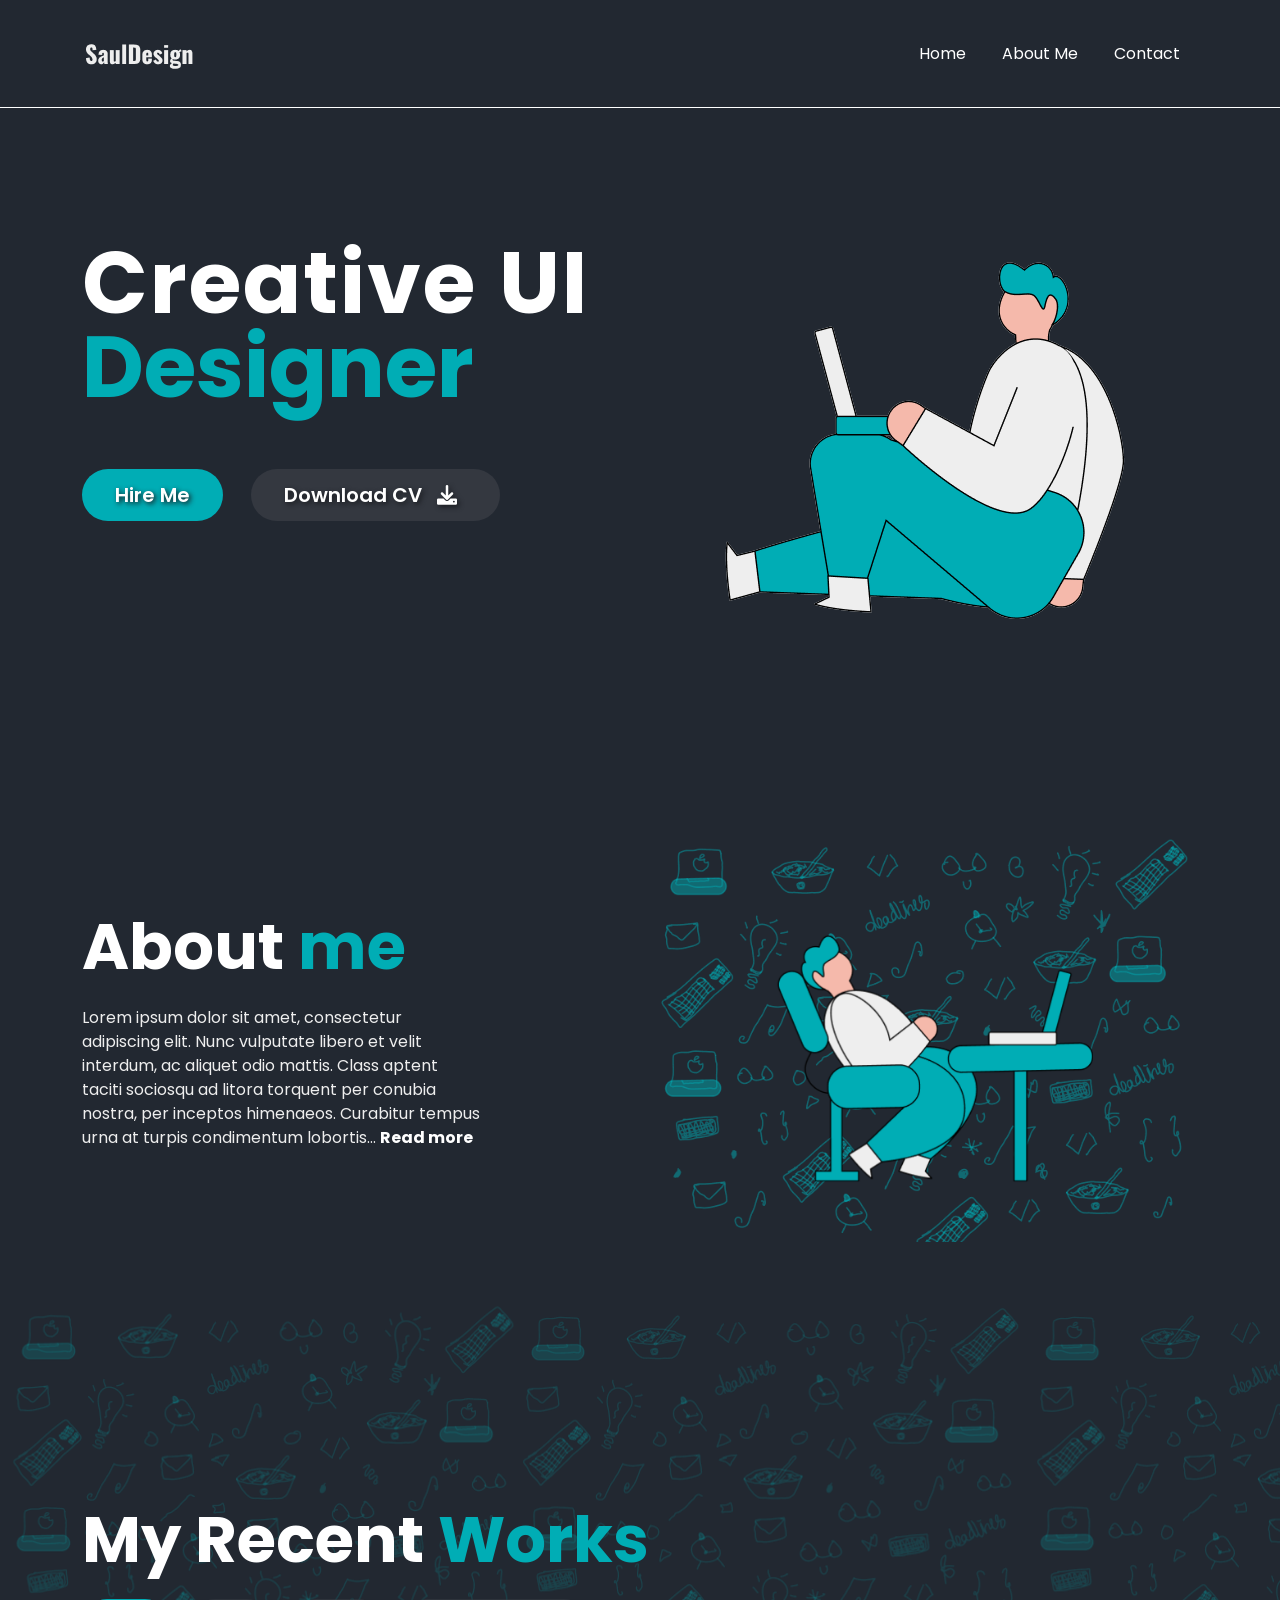
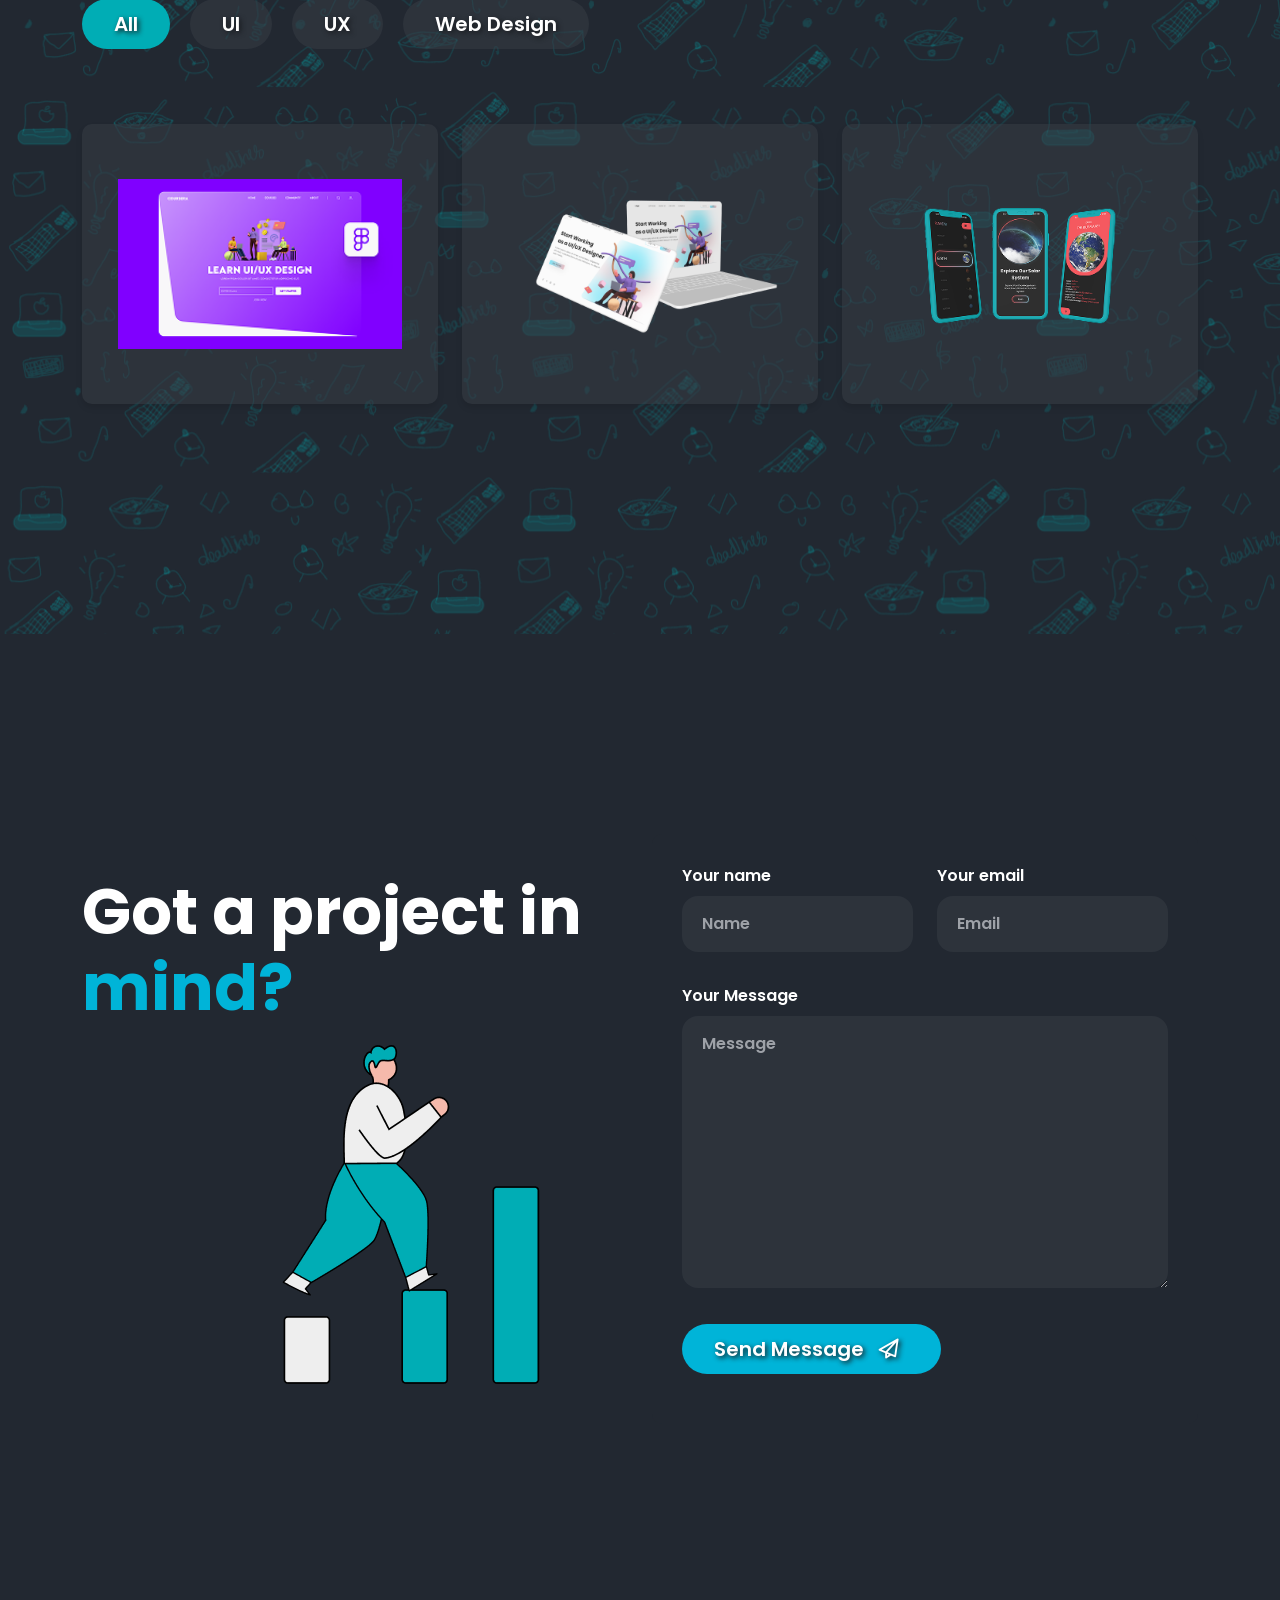
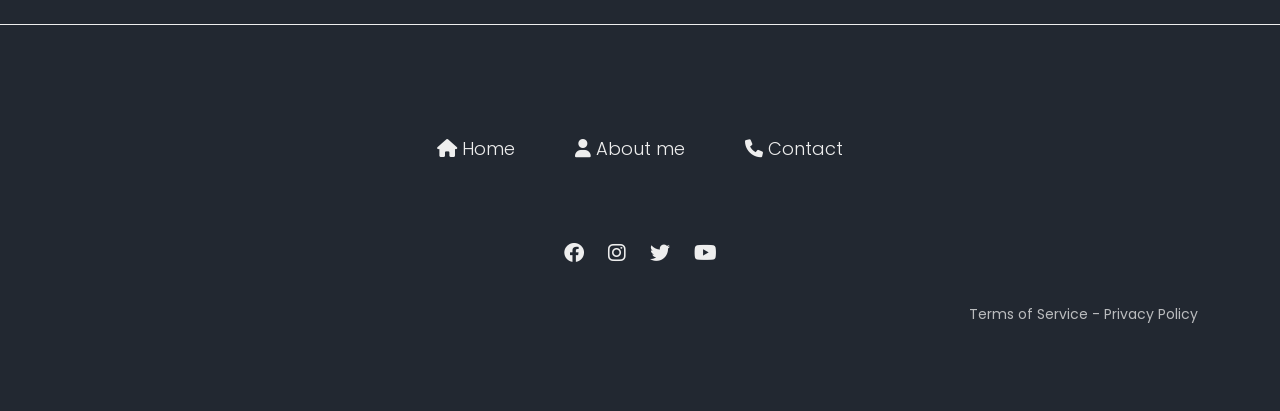
<file: index.html>
<!DOCTYPE html>
<html lang="en">
<head>
    <meta charset="UTF-8">
    <meta name="viewport" content="width=device-width, initial-scale=1">
    <title>Creative UI Designer Portfolio</title>
    <link href="https://cdn.jsdelivr.net/npm/bootstrap@5.3.0/dist/css/bootstrap.min.css" rel="stylesheet">
    <link rel="stylesheet" href="https://cdnjs.cloudflare.com/ajax/libs/font-awesome/6.0.0/css/all.min.css">
    <link rel="stylesheet" href="css/style.css">
    <link rel="stylesheet" href="css/media.css">
	
</head>
<body>

    <!-- Navigation Bar -->
    <!-- bottom nav -->
    <section class="nav">
        <div class="container">
            <nav class="navbar navbar-expand-lg navbar-dark">
                <a class="navbar-brand logo" href="index.html">
                    <img src="./assets/logo.png" class="img-fluid" alt="logo">
                </a>
                <button class="navbar-toggler" type="button" data-toggle="collapse" data-target="#navbarS"
                    aria-controls="navbarS" aria-expanded="false" aria-label="Toggle navigation">
                    <span class="navbar-toggler-icon"></span>
                </button>
        
                <div class="collapse navbar-collapse menu" id="navbarS">
                    <ul class="navbar-nav ml-auto">
                        <li class="nav-item">
                            <a class="nav-link" href="#">Home</a>
                        </li>
                        <li class="nav-item">
                            <a class="nav-link" href="#">About Me</a>
                        </li>
                        <li class="nav-item">
                            <a class="nav-link" href="#">Contact</a>
                        </li>
                    </ul>
                </div>
            </nav>
        </div>
    </section>

    <!-- Hero Section -->
    <section class="hero-section">
        <div class="container">
            <div class="row justify-content-center">
                <div class="col-md-6 col-12">
                    <div class="banner_content text-center">
                        <h2>Creative UI</h2>
                        <h3>Designer</h3>
                        <div class="btns">
                            <a href="#" class="btn btn1">Hire Me</a>
                            <a href="#" class="btn btn2">Download CV <i class="fa-solid fa-download"></i></a>
                        </div>
                    </div>
                </div>
                <div class="col-md-6 col-12">
                    <img src="./assets/banner_img.png" alt="banner">
                </div>
            </div>
        </div>
    </section>

    <!-- About Me Section -->
    <section class="about-section">
        <div class="container">
            <div class="row">
                <div class="col-md-6 col-12 about">
                    <h2>About </h2>
                    <h3>me</h3>
                    <p>Lorem ipsum dolor sit amet, consectetur adipiscing elit. Nunc vulputate libero et velit interdum, ac aliquet odio mattis. Class aptent taciti sociosqu ad litora torquent per conubia nostra, per inceptos himenaeos. Curabitur tempus urna at turpis condimentum lobortis... <a href="#">Read more</a></p>
                </div>
                <div class="col-md-6 col-12">
                    <img src="./assets/about.png" alt="About Me Image">
                </div>
            </div>
        </div>
    </section>

    <!-- Projects Section -->
    <section class="projects-section">
        <div class="container">
            <h2>My Recent </h2>
            <h3>Works</h3>

            <!-- Filter Buttons -->
            <div class="filter-buttons">
                <button class="btn btn-primary" style="background-color: #00ADB5; margin-left: 0px">All</button>
                <button class="btn btn-outline-secondary">UI</button>
                <button class="btn btn-outline-secondary">UX</button>
                <button class="btn btn-outline-secondary">Web Design</button>
            </div>

            <!-- Project Grid -->
            <div class="row">
                <!-- Project Card 1 --> 
                <div class="col-md-4">
                    <div class="project-card">
                        <img src="./assets/project1.png" alt="Project 1">
                    </div>
                </div>

                <!-- Project Card 2 -->
                <div class="col-md-4">
                    <div class="project-card">
                        <img src="./assets/project2.png" alt="Project 2">
                    </div>
                </div>

                <!-- Project Card 3 -->
                <div class="col-md-4">
                    <div class="project-card">
                        <img src="./assets/project3.png" alt="Project 3">
                    </div>
                </div>
            </div>
        </div>
    </section>

    <!-- Contact Section -->
    <section class="contact-section">
        <div class="container">
            <div class="row align-items-center">
                <div class="col-md-6">
                    <h2><strong>Got a project in</strong> <span style="color:#00B4D8;">mind?</span></h2>
                    <img src="./assets/footer.png" class="img-fluid" alt="Illustration">
                </div>
                <div class="col-md-6">
                    <div class="contact-card">
                        <form>
                            <div class="row mb-3">
                                <div class="col-md-6 mb-3">
                                    <label class="form-label">Your name</label>
                                    <input type="text" class="form-control" placeholder="Name">
                                </div>
                                <div class="col-md-6 mb-3">
                                    <label class="form-label">Your email</label>
                                    <input type="email" class="form-control" placeholder="Email">
                                </div>
                            </div>

                            <div class="mb-3">
                                <label class="form-label">Your Message</label>
                                <textarea class="form-control" rows="10" placeholder="Message"></textarea>
                            </div>
                            <button type="submit" class="send-btn">Send Message <i class="fa-regular fa-paper-plane"></i></button>
                        </form>
                    </div>
                </div>
            </div>
        </div>
    </section>

    <!-- Footer -->
    <footer class="footer">
        <div class="container">
            <div class="footer-menu d-flex justify-content-center">
                <a href="#"><i class="fa-solid fa-house"></i> Home</a>  
                <a href="#"><i class="fa-solid fa-user"></i> About me</a>  
                <a href="#"><i class="fa-solid fa-phone"></i> Contact</a>
            </div>
            <div class="social-icons mt-3">
                <a href="#"><i class="fab fa-facebook"></i></a>
                <a href="#"><i class="fab fa-instagram"></i></a>
                <a href="#"><i class="fab fa-twitter"></i></a>
                <a href="#"><i class="fab fa-youtube"></i></a>
            </div>
            <p class="mt-3">Terms of Service - Privacy Policy</p>
        </div>
    </footer>

    <script src="https://cdn.jsdelivr.net/npm/bootstrap@5.3.0/dist/js/bootstrap.bundle.min.js"></script>
</body>
</html>
</file>
<file: css/style.css>
@import url('https://fonts.googleapis.com/css2?family=Poppins:ital,wght@0,100;0,200;0,300;0,400;0,500;0,600;0,700;0,800;0,900;1,100;1,200;1,300;1,400;1,500;1,600;1,700;1,800;1,900&display=swap');
html {
    overflow-x: hidden;
}
body {
    font-family: "Poppins", serif;
    background-color: #222831 !important;
    overflow-x: hidden;
    
}
.nav{
    border-bottom: 1px solid #ffffff;
    padding: 25px;
}
.menu{
    justify-content: right;
}
.menu ul li{
    padding: 0px 10px;
}
.menu ul li a{
    color: #ffffff;
    padding: 0px 10px;
}
.hero-section {
    background: #222831;
    padding: 150px 0;
    text-align: center;
}
.hero-section img {
    max-width: 100%;
    height: auto;
}
.hero-section .btn {
    margin: 10px;
    padding: 10px 20px;
    font-size: 16px;
}
.banner_content h2{
    font-size: 86px;
    font-weight: 700;
    color: #ffffff;
    letter-spacing: 2px;
    line-height: 50px;
    word-spacing: 2px;
    text-align: left;
}
.banner_content h3{
    font-size: 86px;
    font-weight: 700;
    color: #00ADB5;
    text-align: left;
}
.banner_content .btns {
    float: left;
}
.banner_content .btn{
    padding: 10px 32px;
    margin: 10% 0%;
    font-weight: 600;
    color: #ffffff;
    border-radius: 26px;
    font-size: 20px;
    text-shadow: 2px 2px 5px #181A1E;
}
.banner_content .btn1{
    background: #00ADB5;
    margin-right: 24px;
}
.banner_content .btn2{
    background: #343840;
}
.banner_content .btn2 i{
    padding: 0px 10px;
}



.about-section {
    padding: 60px 0;
    color: white;
}
.about-section h2 {
    display: inline;
    margin-bottom: 20px;
    font-size: 64px;
    font-weight: 700;
}
.about-section h3 {
    margin-bottom: 20px;
    font-size: 64px;
    font-weight: 700;
    display: inline;
    color: #00ADB5;
}
.about-section p {
    margin-top: 20px;
    color: #EEEEEE;
}
.about-section a {
    font-weight: 700;
    color: #ffffff;
    text-decoration: none;
}
.about-section .row {
    align-items: center;
}
.about-section img {
    max-width: 100%;
    height: auto;
    border-radius: 10px;
}
.about{
    padding-right: 10em;
}


.projects-section {
    background-image: url("../assets/projects.png");
    padding: 200px 0;
}
.projects-section h2{
    font-size: 64px;
    font-weight: 700;
    color: #ffffff;
    display: inline;
}

.projects-section h3{
    font-size: 64px;
    font-weight: 700;
    color: #00ADB5;
    display: inline;
}

.filter-buttons {
    margin: 20px 0px 45px 0px;
    text-align: center;
    justify-content: left;
    display: flex;
}
.filter-buttons .btn {
    background-color: rgba(57, 62, 70, 0.5);
    padding: 10px 32px !important;
    margin: 0 10px;
    font-weight: 600;
    color: #ffffff;
    border-radius: 26px;
    font-size: 20px;
    text-shadow: 2px 2px 5px #181A1E;
    border: none;
}

.project-card {
    width: 100%;
    height: 280px;
    margin: 30px 0;
    background: rgba(57, 62, 70, 0.5);
    border-radius: 10px;
    overflow: hidden;
    box-shadow: 0 4px 6px rgba(0, 0, 0, 0.1);
    transition: transform 0.3s ease;
    display: flex;
    justify-content: center;
    align-items: center;

}
.project-card:hover {
    transform: translateY(-5px);
}
.project-card img {
    width: 80%;
    height: auto;
    
}
.project-card .card-body {
    padding: 20px;
}
.project-card h3 {
    font-size: 20px;
    margin-bottom: 10px;
}
.project-card p {
    font-size: 14px;
    color: #666;
}


.contact-section {
    padding: 200px 0;
    background-color: rgba(34, 40, 49, 1);
    color: white;
}
.contact-section h2{
    font-size: 64px;
}
.contact-section h2 span{
    font-size: 64px;
    font-weight: 700;
}
.contact-section img{
    margin-left: 200px;
}

.contact-card {
    background: rgba(34, 40, 49, 1);
    padding: 30px;
    border-radius: 10px;
    font-weight: 600;
}
.form-control {
    background: rgba(57, 62, 70, 0.5);
    color: white;
    border: none;
    padding: 16px 0px 16px 20px;
    border-radius: 16px;
    font-weight: 600;
}
.form-control::placeholder {
    color: #9EA2A8;
}
.send-btn {
    background: #00B4D8;
    padding: 10px 32px;
    margin:  20px 0;
    font-weight: 600;
    color: #ffffff;
    border-radius: 26px;
    font-size: 20px;
    text-shadow: 2px 2px 5px #181A1E;
    border: none;
}
.send-btn i{
    padding: 0px 10px;
}
.footer {
    border-top: 1px solid #EEEEEE;
    padding: 5em 0;
    text-align: center;
    font-size: 14px;
    background-color: rgba(34, 40, 49, 1);
    color: white;
}
.footer-menu{
    padding: 30px 0;
}
.footer-menu a{
    color: rgba(238, 238, 238, 1);
    text-decoration: none;
    padding: 10px 30px;
    font-weight: 300;
    font-size: 18px;
}
.social-icons{
    padding: 20px 0;
}
.social-icons a {
    color: rgba(238, 238, 238, 1);
    margin: 0 10px;
    text-decoration: none;
    font-size: 20px;
}
.footer p{
    text-align: right;
    color: rgba(238, 238, 238, 0.75);
}
</file>
<file: css/media.css>
/* Extra small devices (portrait phones, less than 576px)*/
@media (max-width: 575.98px) {
    .banner_content h2 {
        font-size: 35px;
    }
    
    .banner_content h3 {
        font-size: 35px;
    }
    .banner_content .btn{
        display: block;
        margin: 10px 0;
        font-size: 16px;
        padding: 5px 15px;
    }
    .banner_content .btns{
        padding: 20px 0;
    }
    .hero-section {
        padding: 50px 20px;
    }
    .about-section h2 {
        font-size: 40px;
    }

    .about-section h3 {
        font-size: 40px;
    }
    .about{
        padding: 0px 20px;
    }
    .projects-section{
        padding: 50px 0px;
    }
    .projects-section h2 {
        font-size: 40px;
    }

    .projects-section h3 {
        font-size: 40px;
    }

    .filter-buttons .btn {
        padding: 1px 15px !important;
        margin: 0 5px;
        border-radius: 15px;
        font-size: 15px;
    }
    .project-card {
        width: 100%;
        height: 200px;
        margin: 10px 0;

    }
    .contact-section {
        padding: 50px 0px;
    }
    .contact-section h2 {
        font-size: 40px;
    }
    .contact-section h2 span{
        font-size: 40px;
    }
    .contact-section img {
        margin-left: 0px;
    }
    .contact-card {
        padding: 30px 10px;
    }
    .send-btn{
        padding: 10px 20px;
        font-size: 15px;
        margin: 10px 0;
    }
    .footer{
        padding: 30px 0;
    }
    .footer-menu a {
        color: rgba(238, 238, 238, 1);
        padding: 10px 10px;
        font-size: 13px;
    }
    .social-icons {
        padding: 0px;
    }
    .footer p{
        text-align: center;
    }
    .footer-menu{
        padding: 10px 0px;
    }
}

@media (min-width: 768px) and (max-width: 991.98px) {
    .banner_content h2 {
            font-size: 45px;
        }
    
        .banner_content h3 {
            font-size: 45px;
        }
    
        .banner_content .btn {
            display: block;
            margin: 10px 0;
            font-size: 16px;
            padding: 5px 15px;
        }
    
        .banner_content .btns {
            padding: 20px 0;
        }
    
        .hero-section {
            padding: 50px 20px;
        }
    
        .about-section h2 {
            font-size: 40px;
        }
    
        .about-section h3 {
            font-size: 40px;
        }
    
        .about {
            padding: 0px 20px;
        }
    
        .projects-section {
            padding: 50px 0px;
        }
    
        .projects-section h2 {
            font-size: 40px;
        }
    
        .projects-section h3 {
            font-size: 40px;
        }
    
        .filter-buttons .btn {
            padding: 1px 15px !important;
            margin: 0 5px;
            border-radius: 15px;
            font-size: 15px;
        }
    
        .project-card {
            width: 100%;
            height: 200px;
            margin: 10px 0;
    
        }
    
        .contact-section {
            padding: 50px 0px;
        }
    
        .contact-section h2 {
            font-size: 40px;
        }
    
        .contact-section h2 span {
            font-size: 40px;
        }
    
        .contact-section img {
            margin-left: 0px;
        }
    
        .contact-card {
            padding: 30px 10px;
        }
    
        .send-btn {
            padding: 10px 20px;
            font-size: 15px;
            margin: 10px 0;
        }
    
        .footer {
            padding: 30px 0;
        }
    
        .footer-menu a {
            color: rgba(238, 238, 238, 1);
            padding: 10px 10px;
            font-size: 13px;
        }
    
        .social-icons {
            padding: 0px;
        }
    
        .footer p {
            text-align: center;
        }
    
        .footer-menu {
            padding: 10px 0px;
        }
}

@media (min-width: 992px) and (max-width: 1199.98px){
    .banner_content h2 {
            font-size: 55px;
        }
    
        .banner_content h3 {
            font-size: 55px;
        }
        .about-section h2 {
            font-size: 55px;
        }
    
        .about-section h3 {
            font-size: 55px;
        }
        .projects-section h2 {
            font-size: 55px;
        }
    
        .projects-section h3 {
            font-size: 55px;
        }

        .contact-section h2{
            font-size: 55px;
        }
        .contact-section h3 {
            font-size: 55px;
        }
}
</file>
